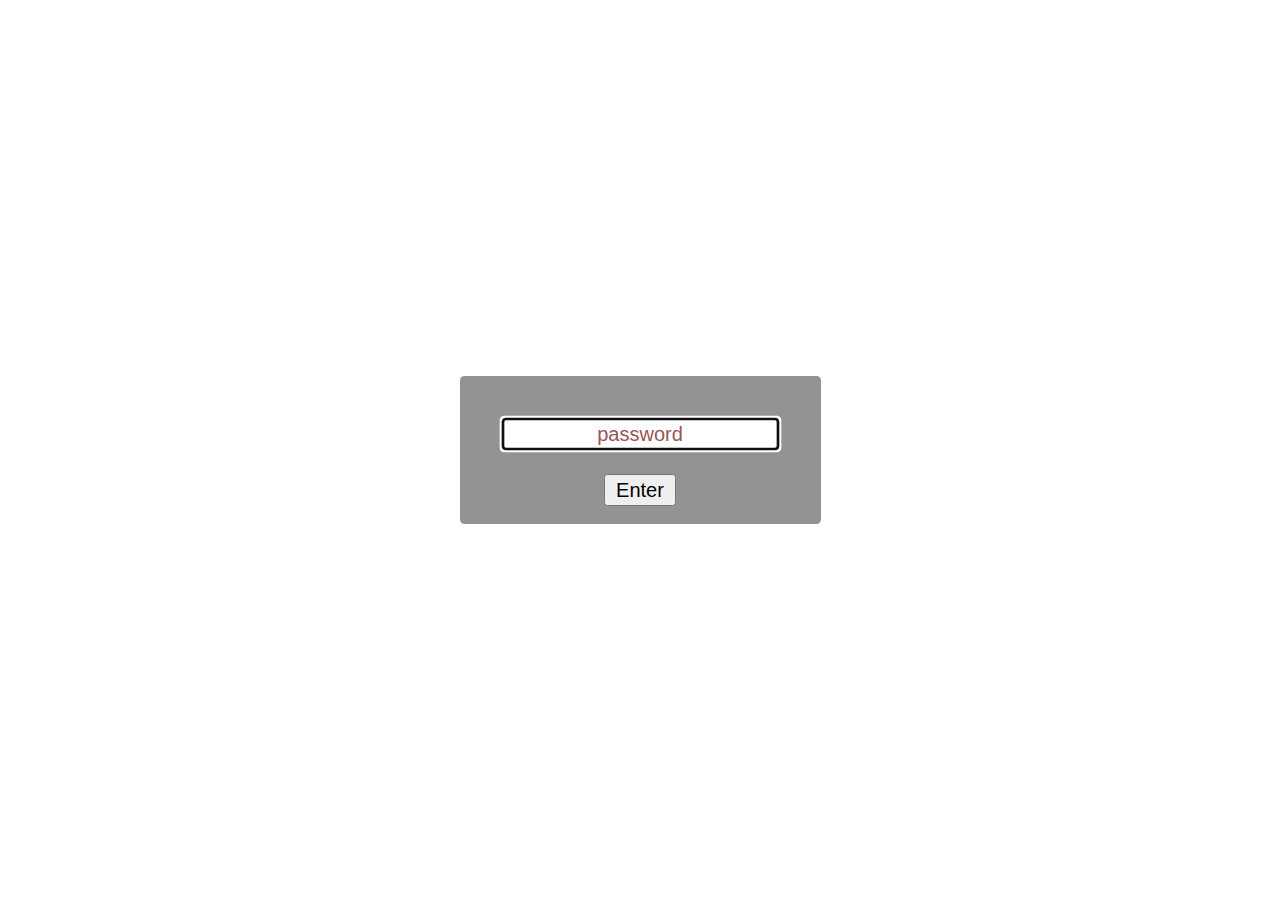
<file: index.html>
<!DOCTYPE html>
<html xmlns="http://www.w3.org/1999/xhtml">
<head>
<title></title>

<meta name="viewport" content="width=device-width, initial-scale=1.0">

</head>

<style>

body {
	background-attachment: fixed;
}

.box {
	border-radius: 3px;
	background: rgba(101, 101, 101, 0.7); margin: auto; padding: 12px;
}

.lightbox {
	zoom: 1.5;
	position: fixed;
	top: 0;
	left: 0;
	width: 100%;
	height: 100%;
	text-align: center;
	margin: auto;
}

div.horizontal {
	display: flex;
	justify-content: center;
	height: 100%;
}

div.vertical {
	display: flex;
	flex-direction: column;
	justify-content: center;
	width: 100%;
}

::-webkit-input-placeholder {
   color: #955;
   text-align: center;
}

::-moz-placeholder {
   color: #955;
   text-align: center;
}

:-ms-input-placeholder {
   color: #955;
   text-align: center;
}

</style>

<body>

	<div id="loginbox" class="lightbox" >
		<div class="horizontal">
			<div class="vertical">
				<div class="box">
					<input style="margin: 16px; text-align: center;" id="password" type="password" placeholder="password" /> <br />
					<button id="loginbutton" type="button">Enter</button>
					<p id="wrongPassword" style="display: none">wrong password</p>
				</div>
			</div>
		</div>
	</div>



	<script type="text/javascript" src="https://code.jquery.com/jquery-1.12.0.min.js"></script>


	 <script type="text/javascript" src="https://rawcdn.githack.com/chrisveness/crypto/7067ee62f18c76dd4a9d372a00e647205460b62b/sha1.js"></script>

	<script type="text/javascript">
	"use strict";


	function loadPage(pwd) {

		var hash= pwd;
		hash= Sha1.hash(pwd);
		var url= hash + "/index.html";

		$.ajax({
			url : url,
			dataType : "html",
			success : function(data) {

				window.location= url;

			},
			error : function(xhr, ajaxOptions, thrownError) {


				parent.location.hash= hash;

				//$("#wrongPassword").show();
				$("#password").attr("placeholder","wrong password");
				$("#password").val("");
			}
		});
	}


	$("#loginbutton").on("click", function() {
		loadPage($("#password").val());
	});
	$("#password").keypress(function(e) {
		if (e.which == 13) {

			loadPage($("#password").val());
		}
	});
	$("#password").focus();

	</script>

</body>
</html>
</file>
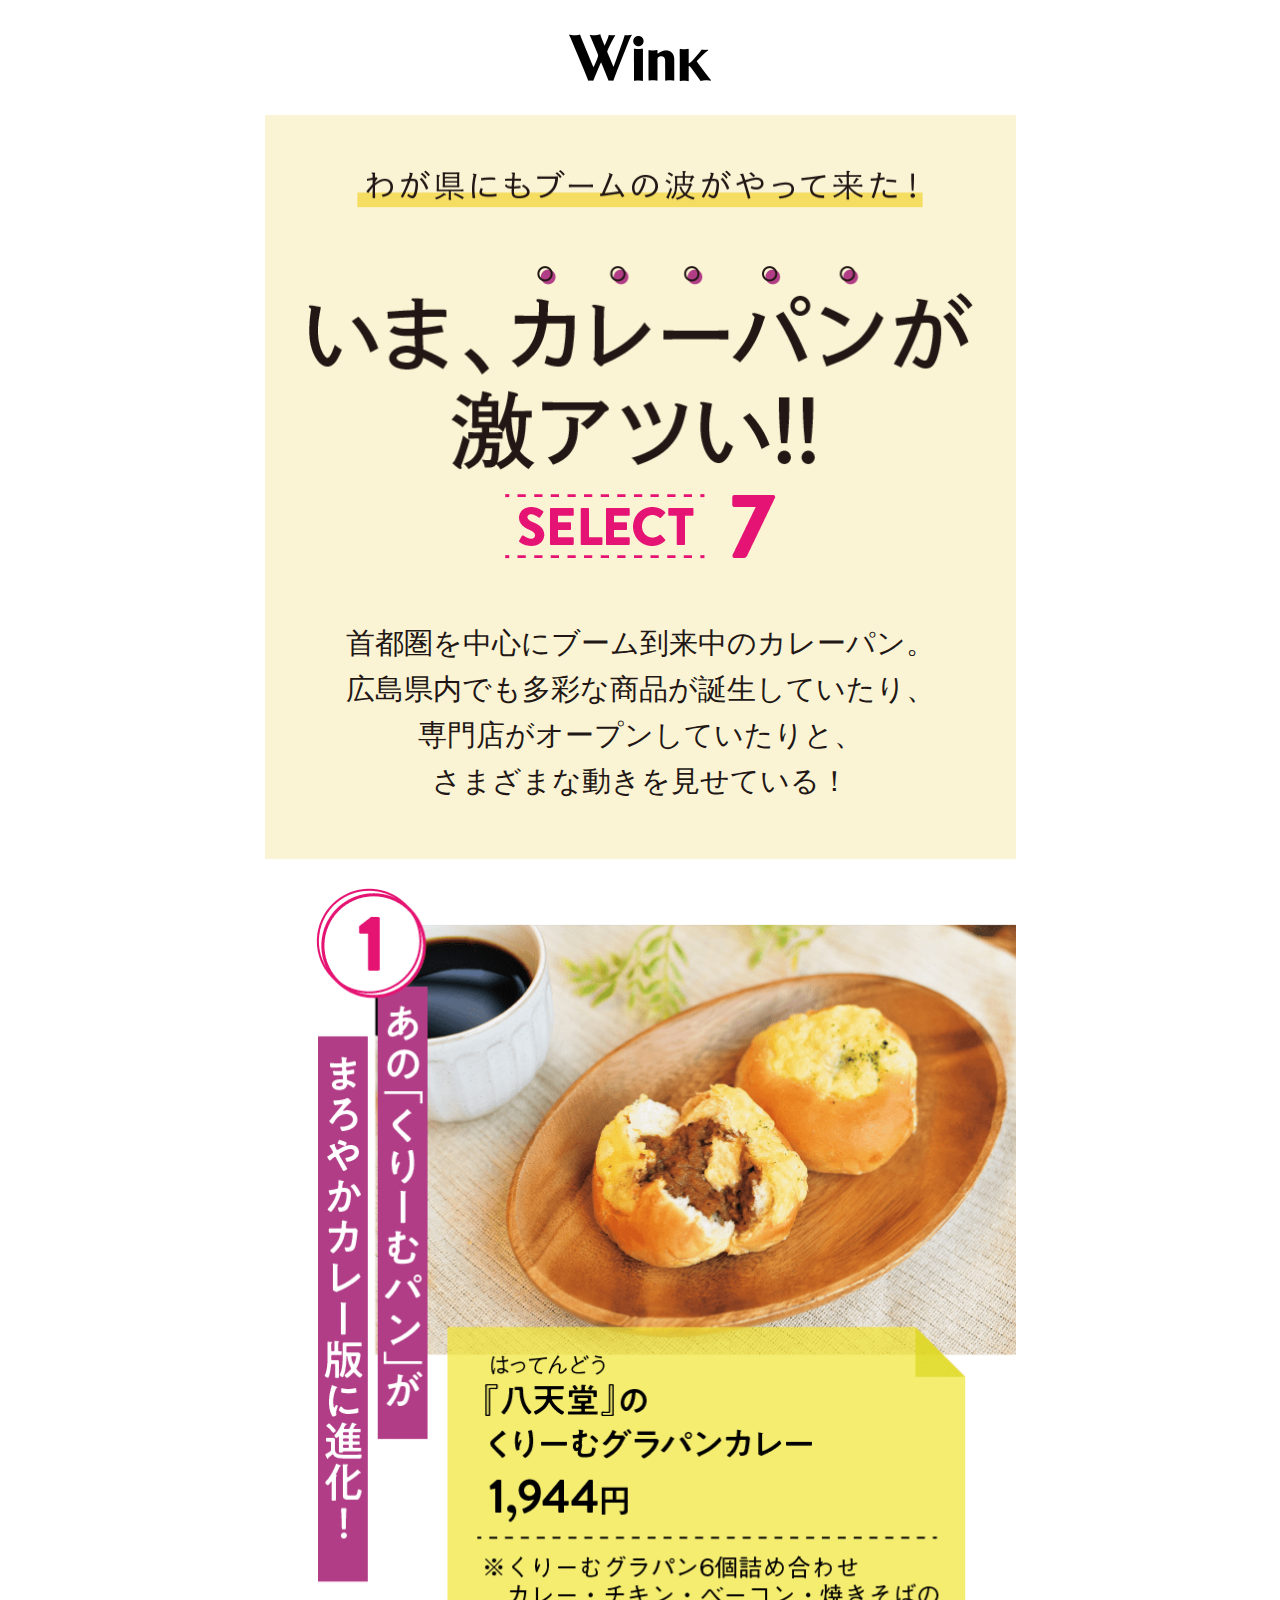
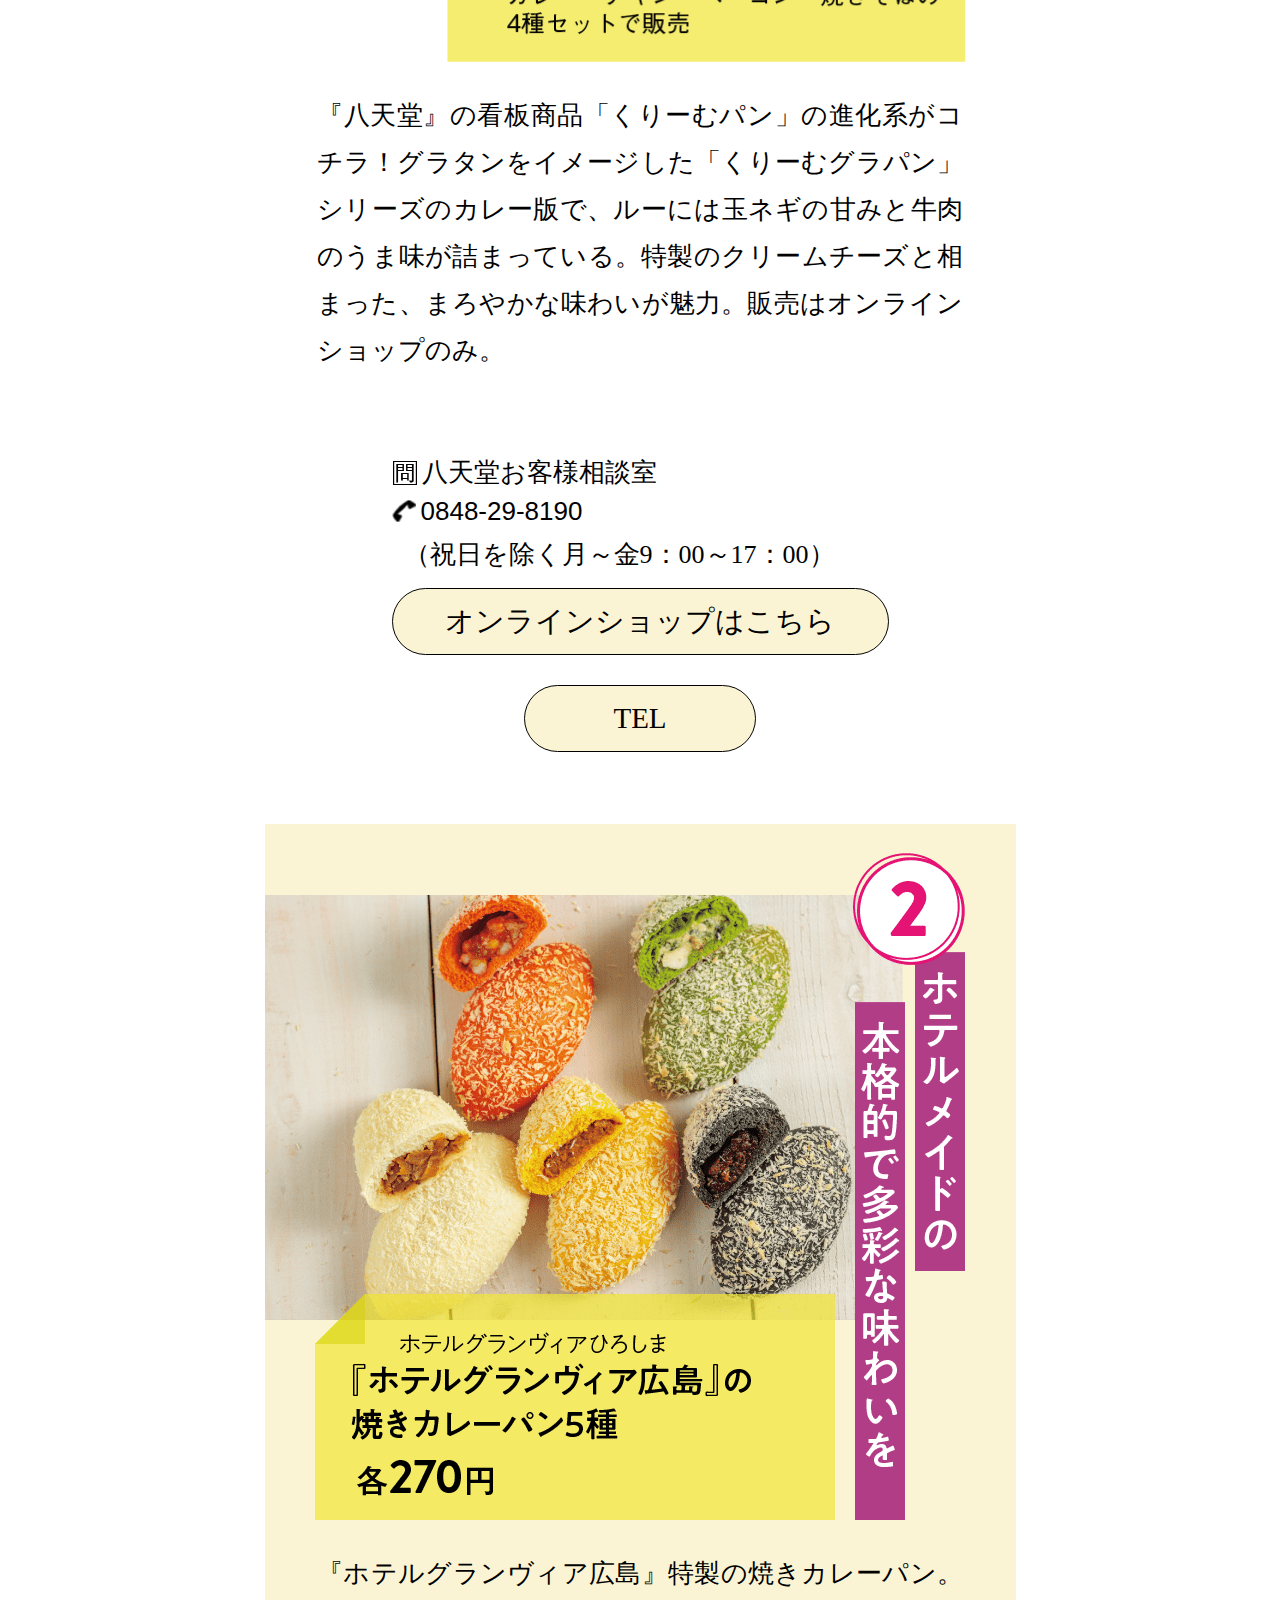
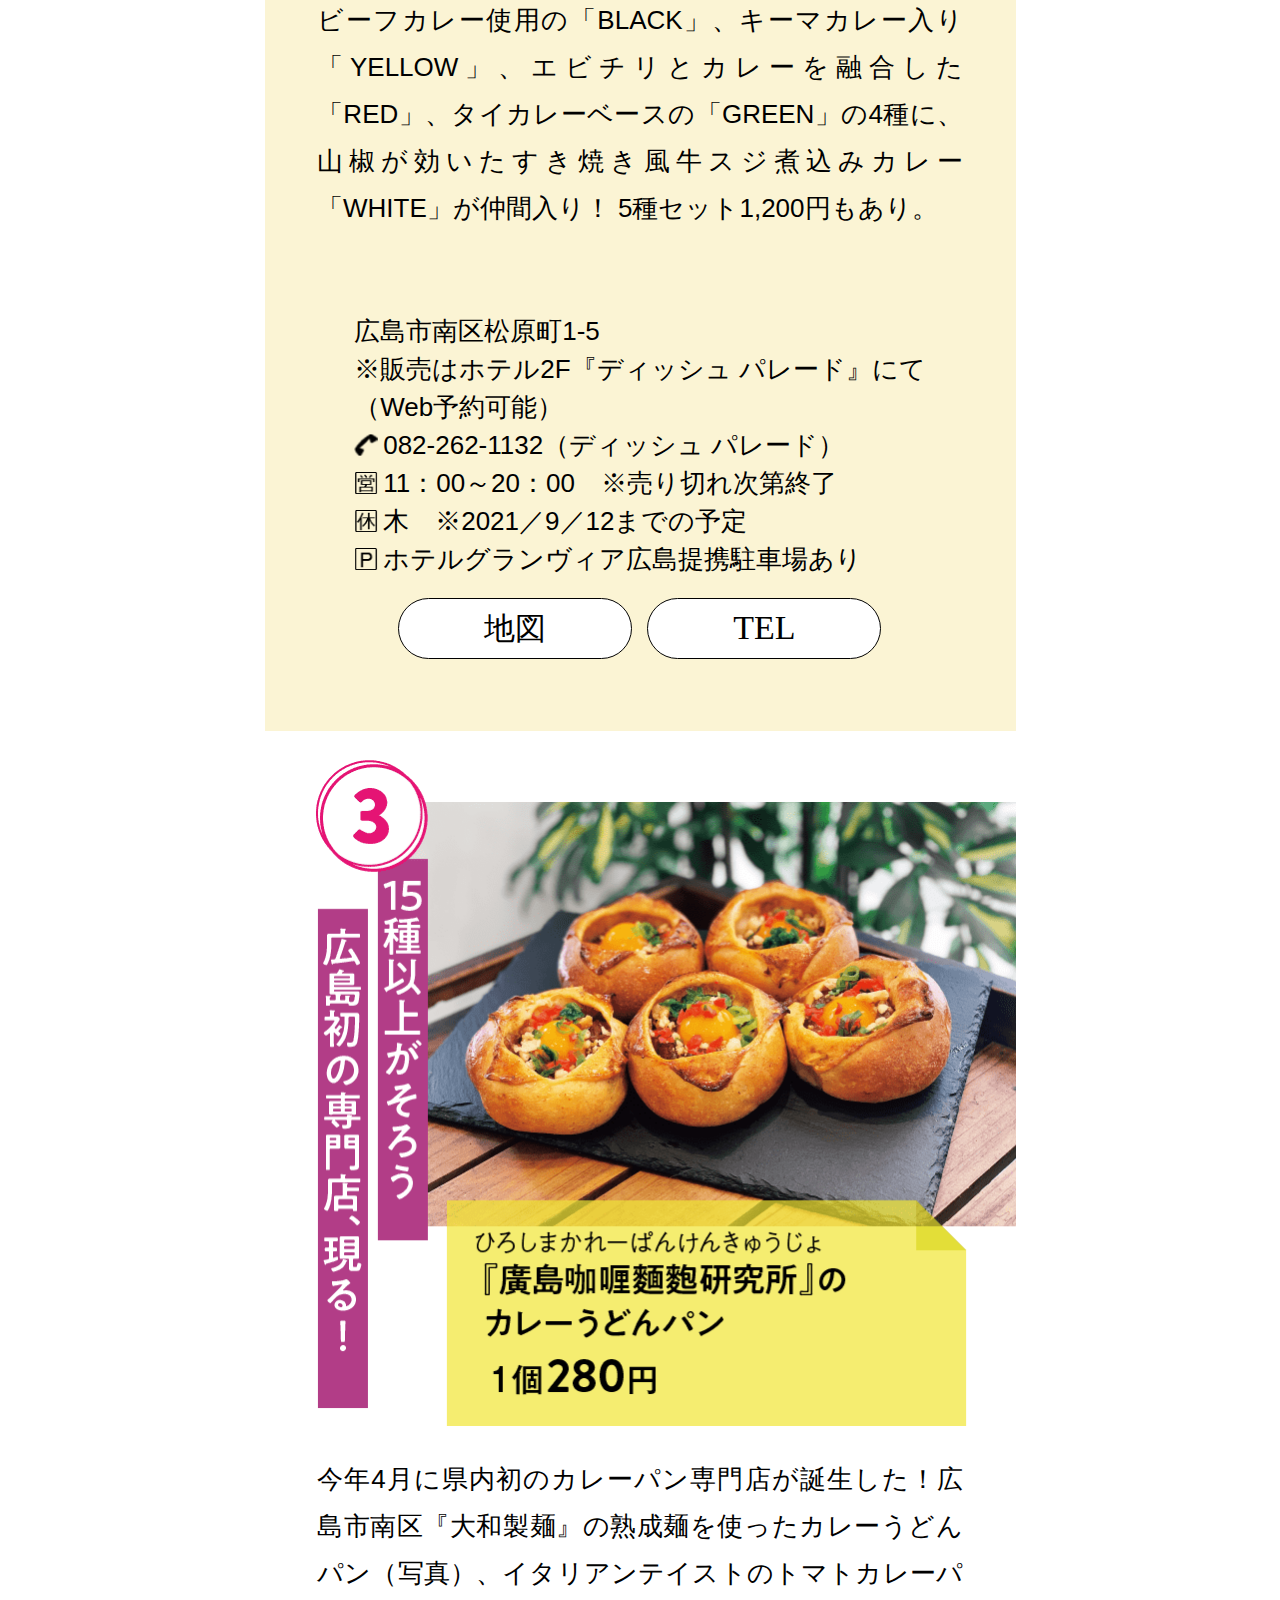
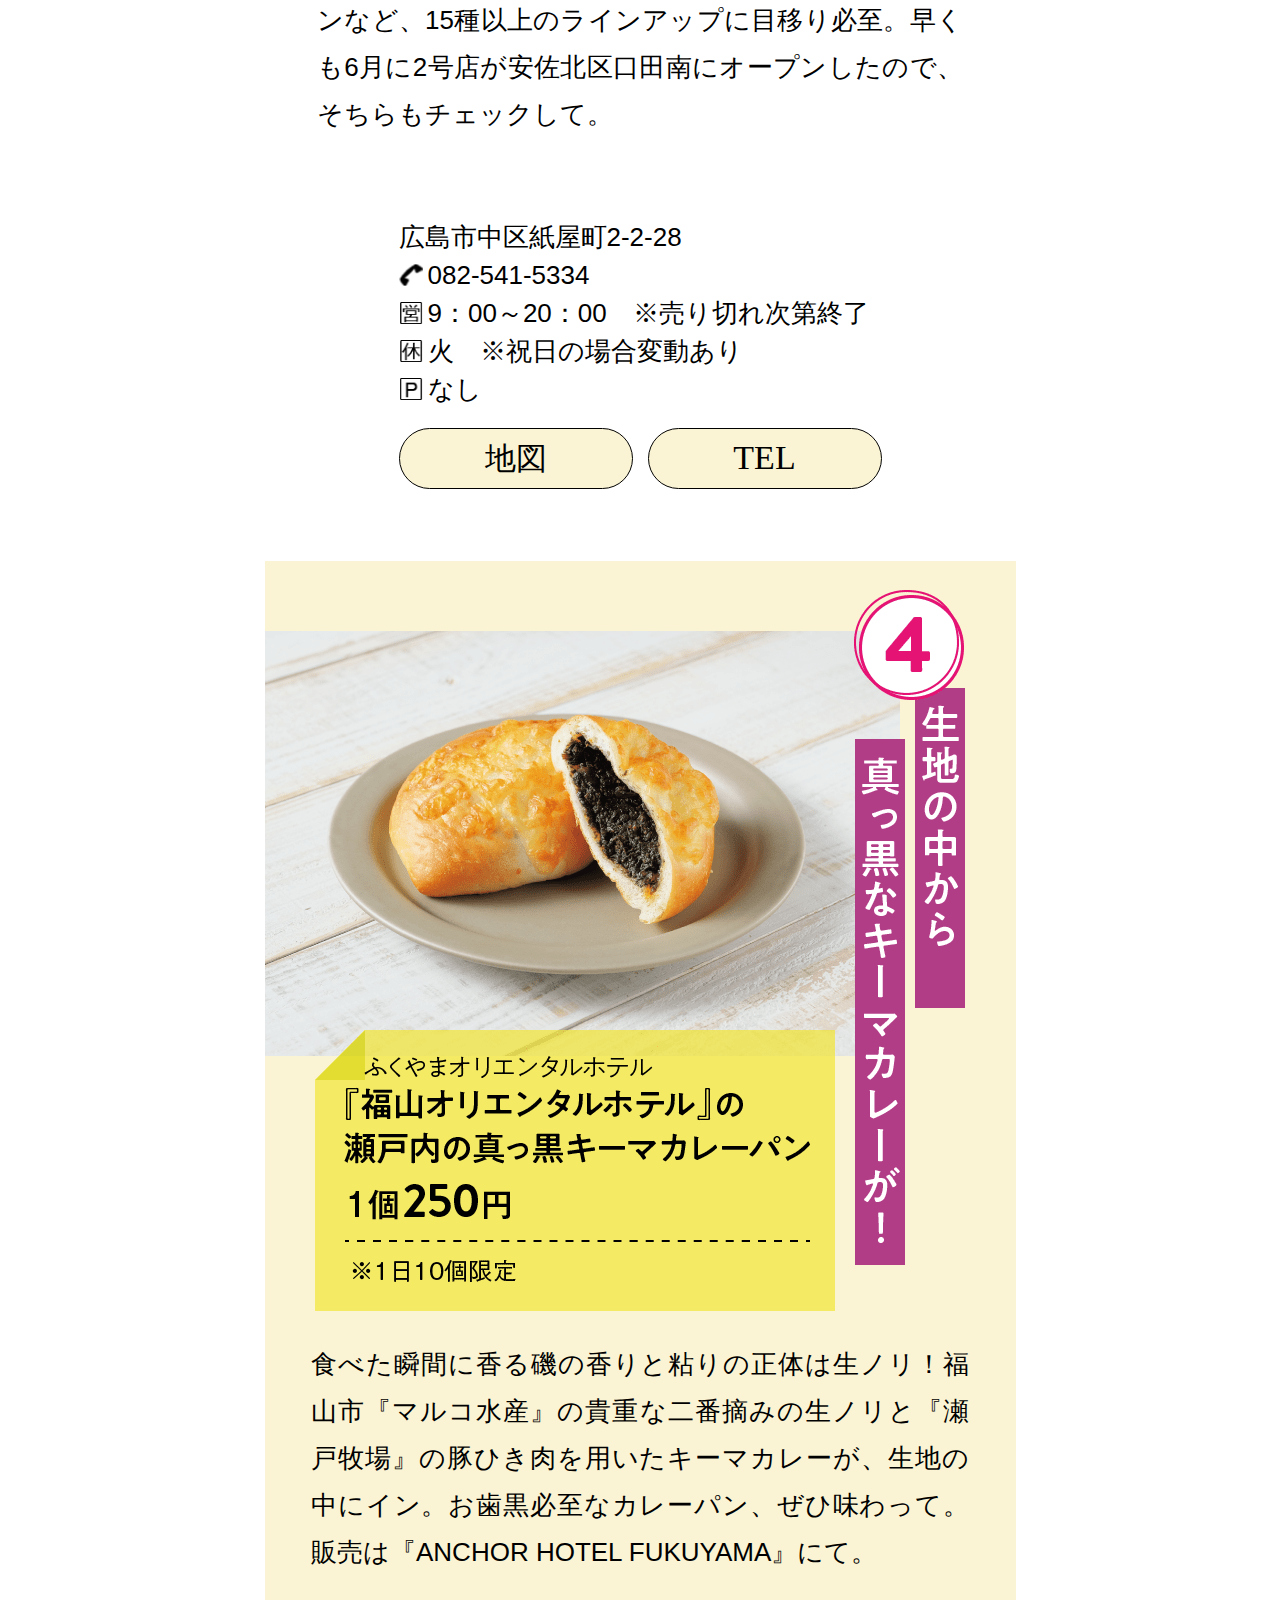
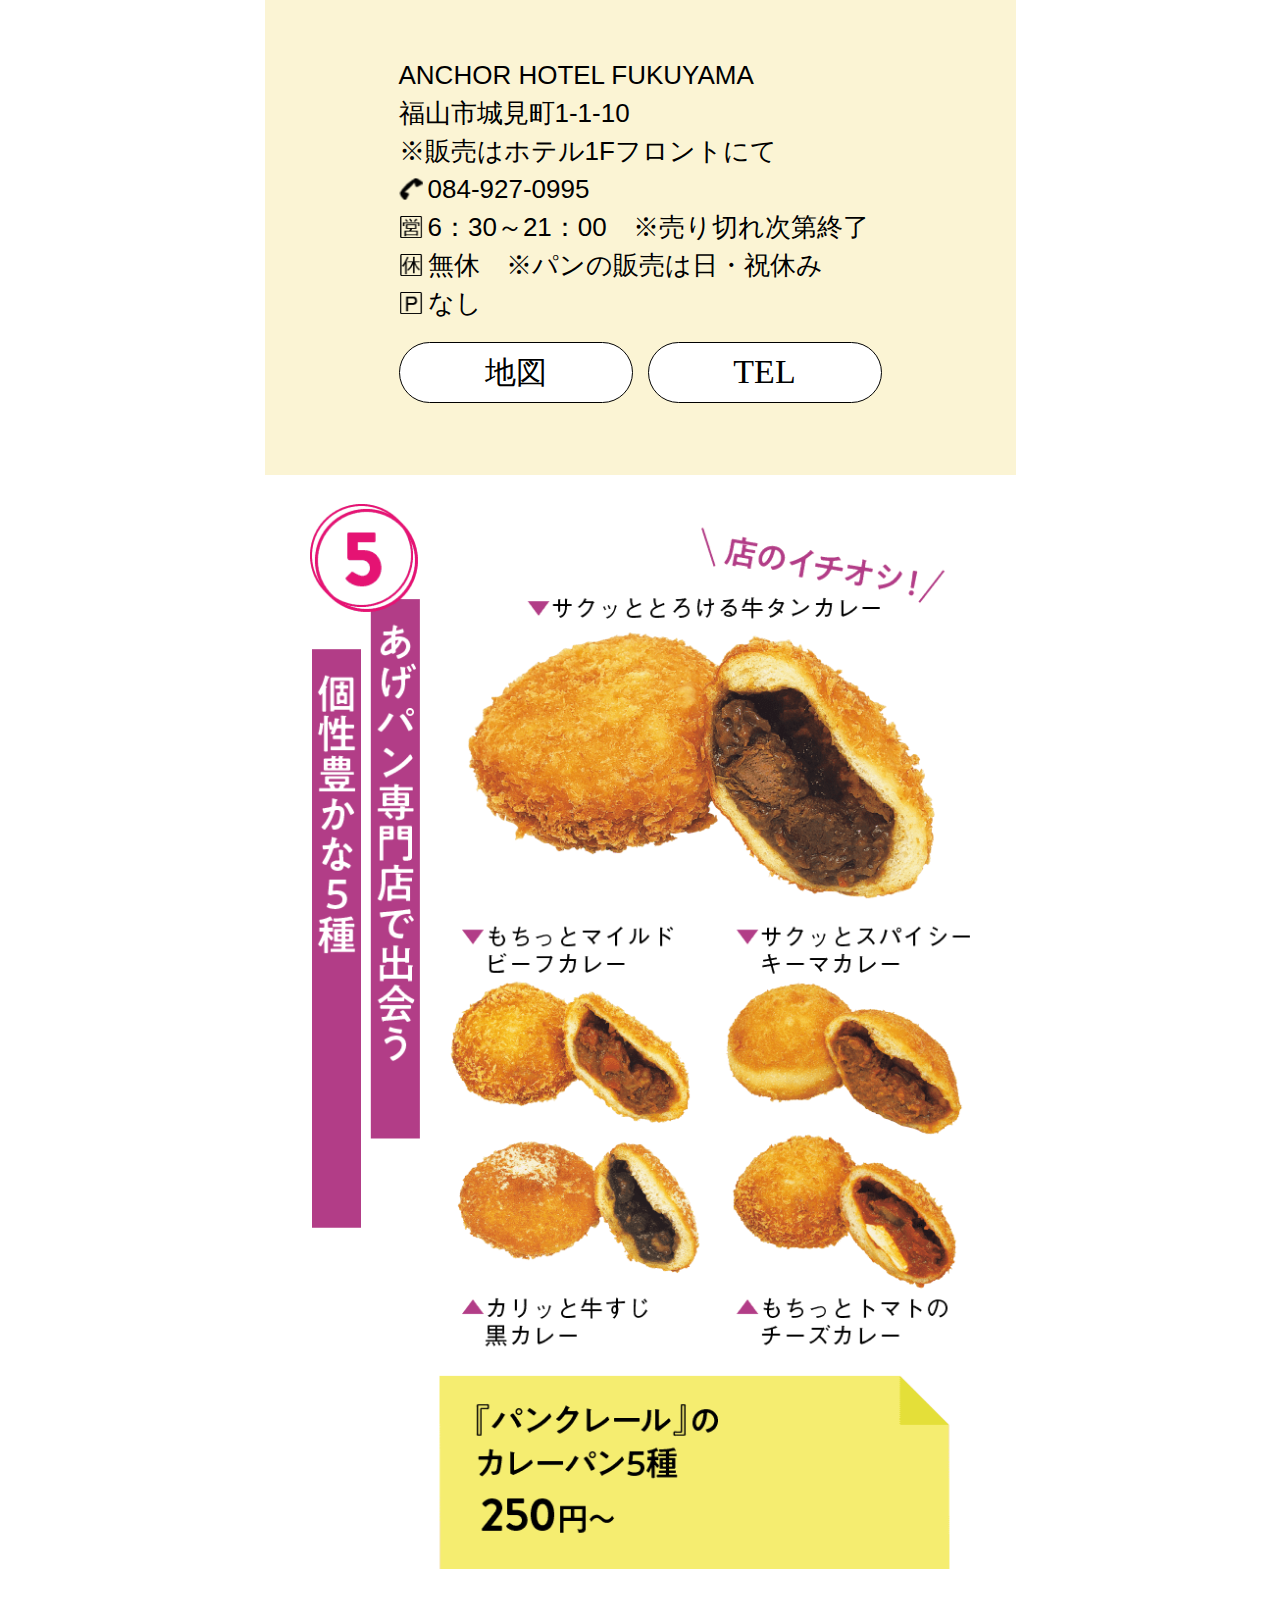
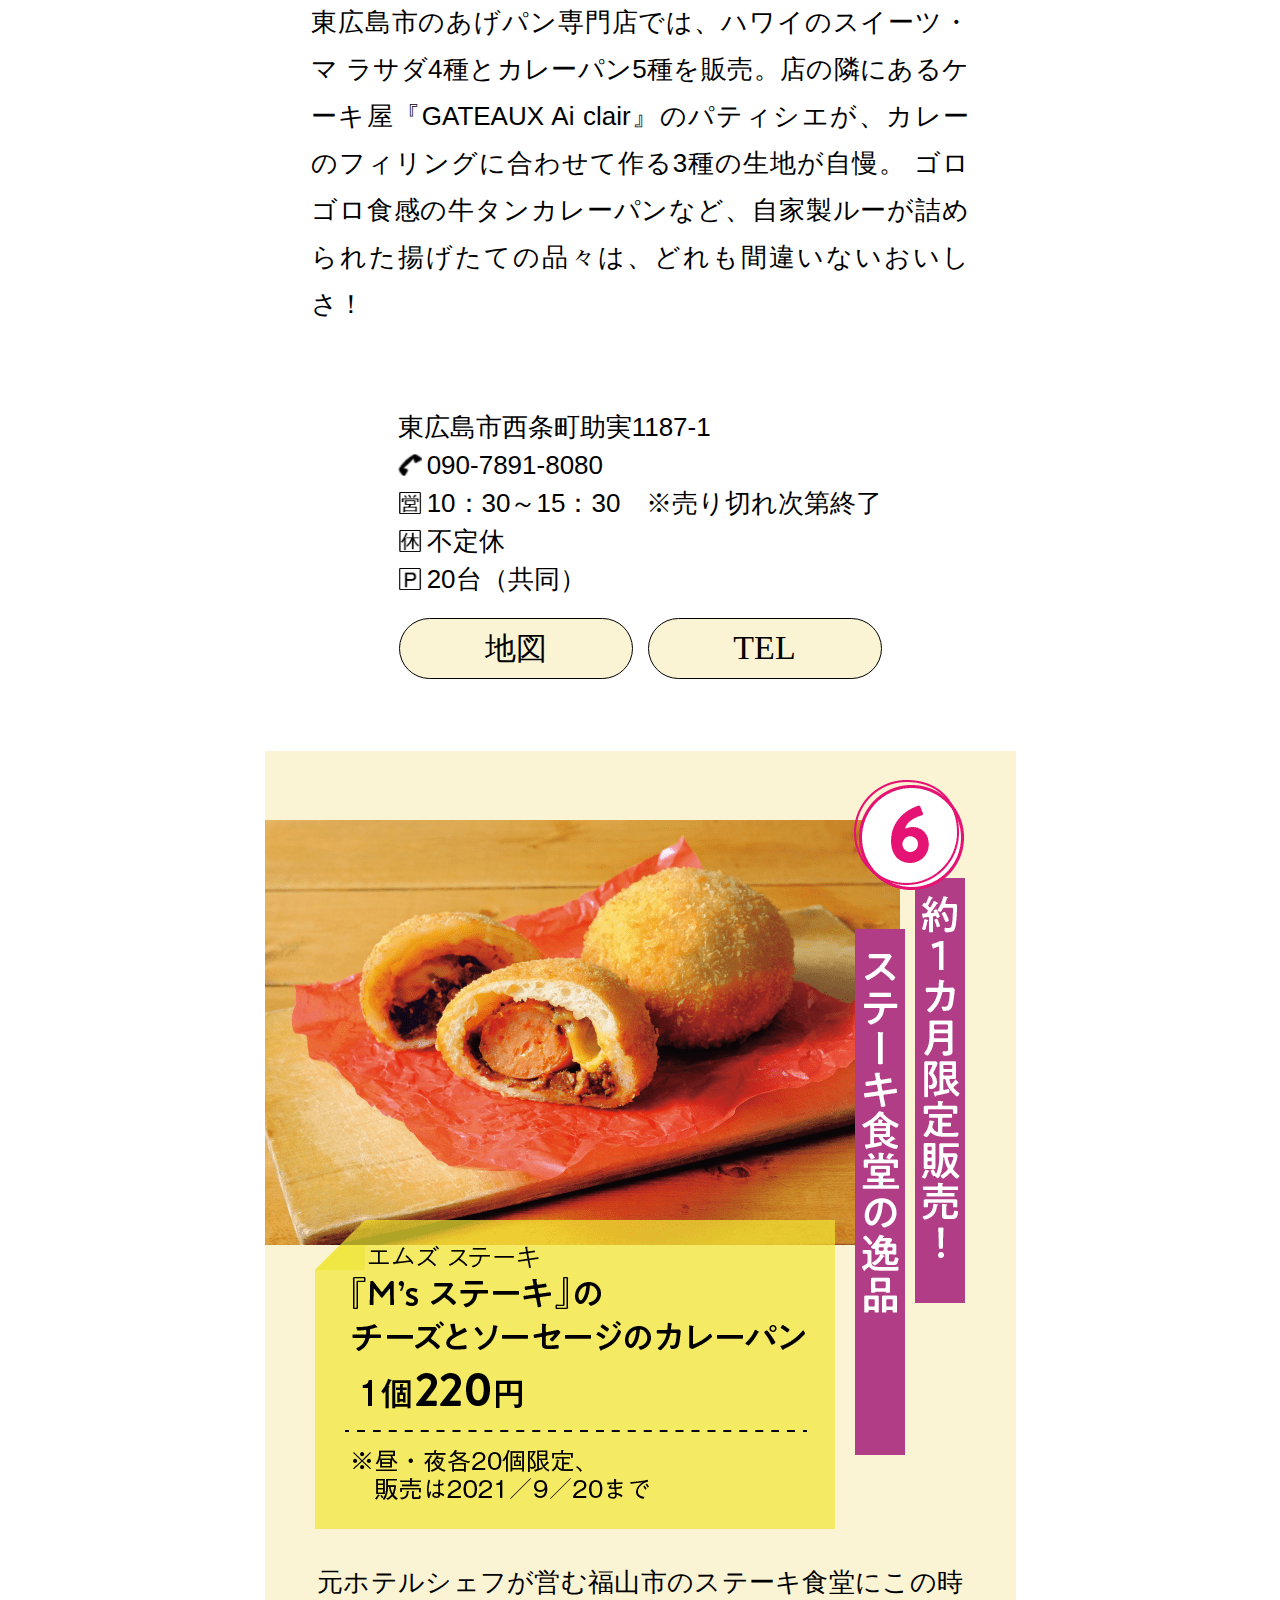
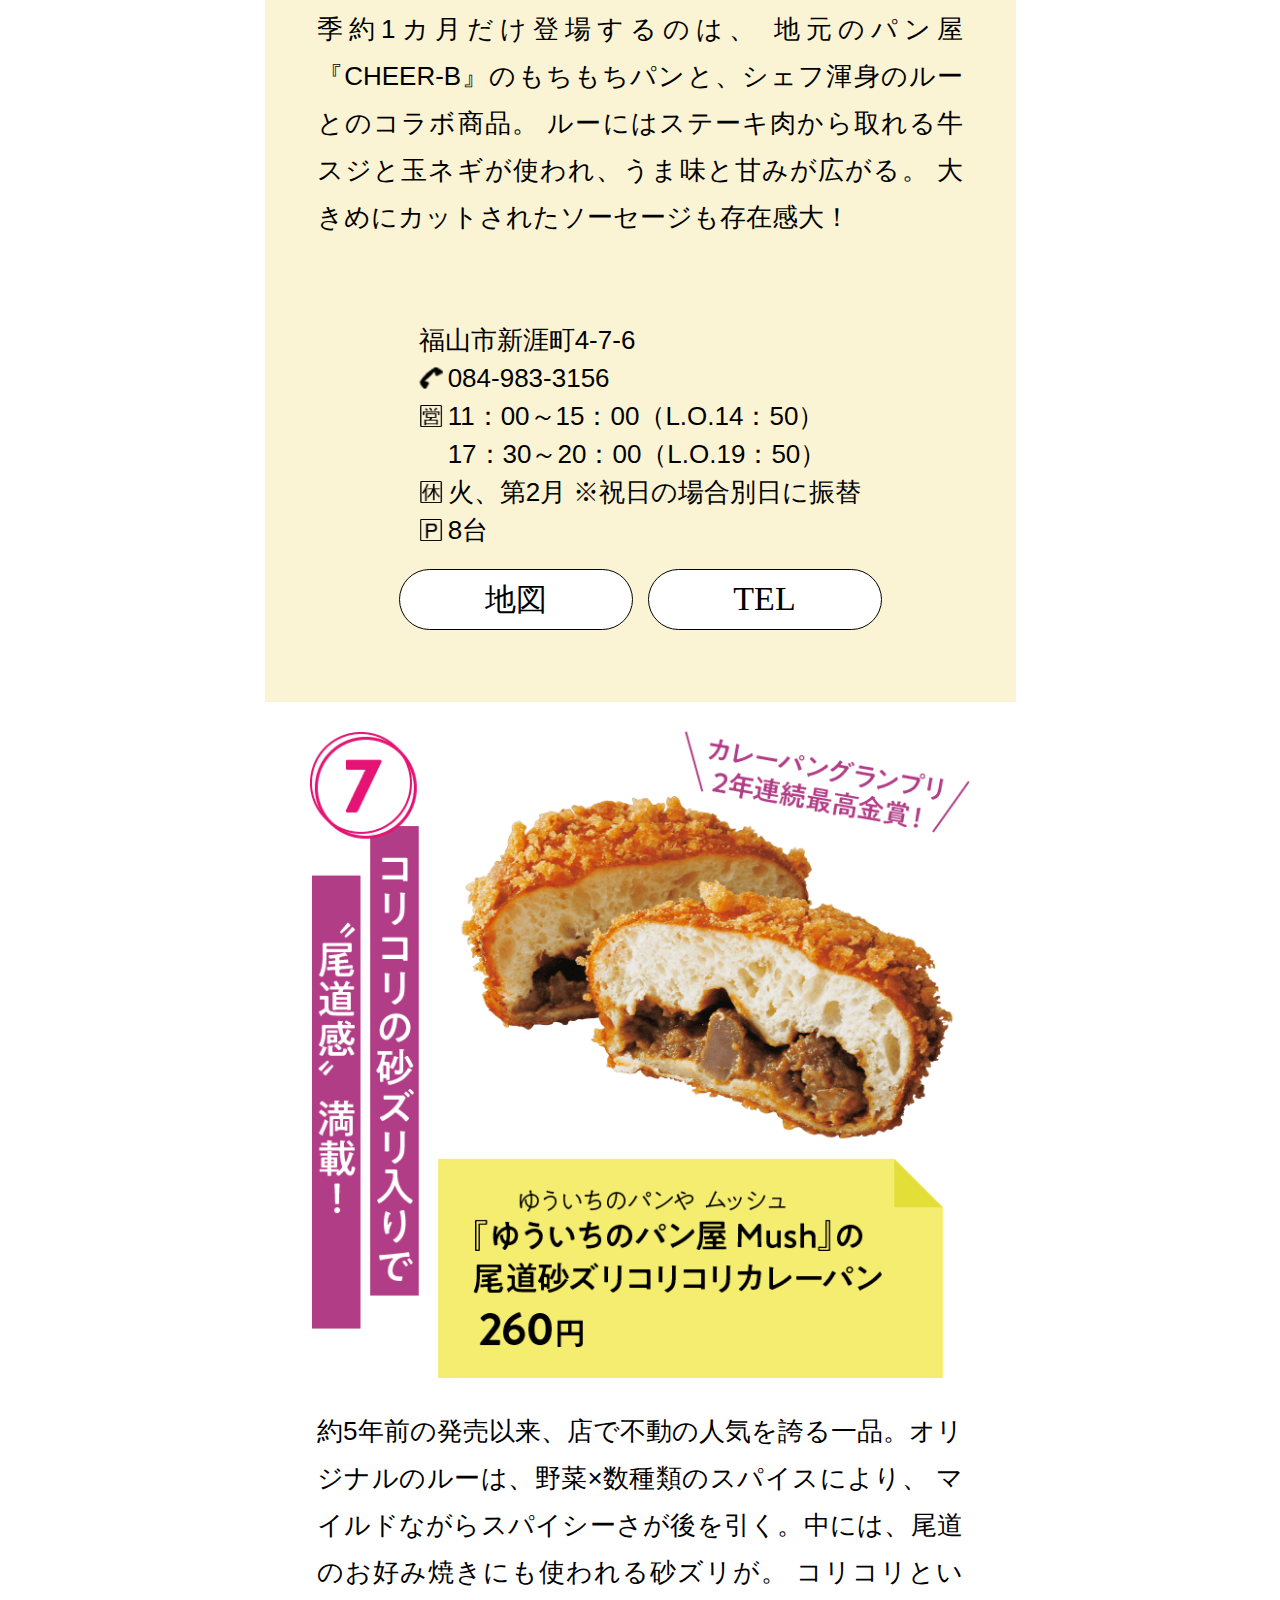
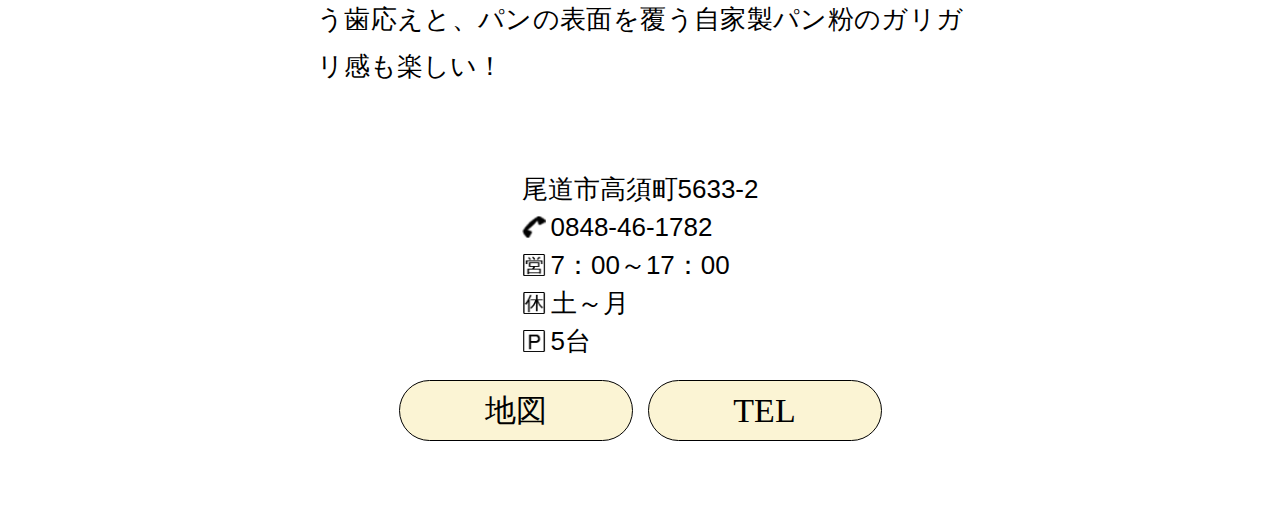
<file: 71f0453cb1846145f08b90e9b2ecd29ace933ec7/index.html>
<!DOCTYPE html>
<html lang="en">

<head>
    <meta charset="UTF-8">
    <meta http-equiv="X-UA-Compatible" content="IE=edge">
    <meta name="viewport" content="width=device-width, initial-scale=1.0">
    <title>Wink</title>
    <link rel="stylesheet" href="./assets/css/style.css">
   <!-- Google Tag Manager -->
<script>(function(w,d,s,l,i){w[l]=w[l]||[];w[l].push({'gtm.start':
    new Date().getTime(),event:'gtm.js'});var f=d.getElementsByTagName(s)[0],
    j=d.createElement(s),dl=l!='dataLayer'?'&l='+l:'';j.async=true;j.src=
    'https://www.googletagmanager.com/gtm.js?id='+i+dl;f.parentNode.insertBefore(j,f);
    })(window,document,'script','dataLayer','GTM-MKHW9VQ');</script>
    <!-- End Google Tag Manager -->
    <script src="https://ajax.googleapis.com/ajax/libs/jquery/3.4.1/jquery.min.js"></script>
    <script src="./assets/js/index.js"></script>
</head>

<body>

<!-- Google Tag Manager (noscript) -->
<noscript><iframe src="https://www.googletagmanager.com/ns.html?id=GTM-MKHW9VQ"
    height="0" width="0" style="display:none;visibility:hidden"></iframe></noscript>
    <!-- End Google Tag Manager (noscript) -->
    
    <main>
        <section class="main">
            <h1 class="main__heading"><img src="./assets/img/title-logo.png" alt=""></h1>
            <section class="banner">
                <div class="banner__wrapper">
                    <p class="banner__heading--sub"><img src="./assets/img/sub-heading.png" alt=""></p>
                    <h2 class="banner__heading"><img src="./assets/img/main-heading.png" alt=""></h2>
                    <img class="banner__img-select" src="./assets/img/select.png" alt="">
                    <p class="banner__text">首都圏を中心にブーム到来中のカレーパン。<br>
                        広島県内でも多彩な商品が誕生していたり、<br>
                        専門店がオープンしていたりと、<br>
                        さまざまな動きを見せている！</p>
                </div>
            </section>
            <ul class="main__list">
                <li class="main__item">
                    <section class="content">
                        <div class="content__wrapper">
                            <figure class="content-figure">
                                <img src="./assets/img/frame01.png" alt="">
                            </figure>
                        </div>
                        <p class="content__description">『八天堂』の看板商品「くりーむパン」の進化系がコチラ！グラタンをイメージした「くりーむグラパン」シリーズのカレー版で、ルーには玉ネギの甘みと牛肉のうま味が詰まっている。特製のクリームチーズと相まった、まろやかな味わいが魅力。販売はオンラインショップのみ。</p>
                        <section class="content-data">
                            <div class="content-data__wrapper">
                                <ul class="content-data__list">
                                    <li class="content-data__item--icon">八天堂お客様相談室</li>
                                    <li class="content-data__item">0848-29-8190</li>
                                    <li class="content-data__item--icon-none "><time>（祝日を除く月～金9：00～17：00）</time></li>
                                </ul>
                                <div class="content-data__btn-wrapper">
                                    <a href="https://hattendo.jp/" target="_blank"
                                        class="content-data__btn">オンラインショップはこちら</a>
                                    <a href="tel:0848-29-8190" class="content-data__btn">TEL</a>
                                </div>
                            </div>
                        </section>
                    </section>
                </li>
                <li class="main__item">
                    <section class="content">
                        <div class="content__wrapper">
                            <figure class="content-figure">
                                <img src="./assets/img/frame02.png" alt="">
                            </figure>
                        </div>
                        <p class="content__description">『ホテルグランヴィア広島』特製の焼きカレーパン。ビーフカレー使用の「BLACK」、キーマカレー入り「YELLOW」、エビチリとカレーを融合した「RED」、タイカレーベースの「GREEN」の4種に、山椒が効いたすき焼き風牛スジ煮込みカレー「WHITE」が仲間入り！ 5種セット1,200円もあり。</p>
                        <section class="content-data">
                            <div class="content-data__wrapper">
                                <p class="content-data__text">広島市南区松原町1-5</p>
                                <ul class="content-data__list">
                                    <li class="content-data__item">※販売はホテル2F『ディッシュ パレード』にて<br>
                                        （Web予約可能）</li>
                                    <li class="content-data__item">082-262-1132（ディッシュ パレード）</li>
                                    <li class="content-data__item">11：00～20：00　※売り切れ次第終了</li>
                                    <li class="content-data__item">木　※2021／9／12までの予定</li>
                                    <li class="content-data__item">ホテルグランヴィア広島提携駐車場あり</li>
                                </ul>
                                <div class="content-data__btn-wrapper">
                                    <a href="https://www.google.com/maps/place/Hotel+Granvia+Hiroshima/@34.3991328,132.4754674,15z/data=!4m2!3m1!1s0x0:0x1e092189a6415977?sa=X&ved=2ahUKEwiTzbO9nJnyAhWYBd4KHQrIBv0Q_BIwF3oECEwQBQ"
                                        target="_blank" class="content-data__btn">地図</a>
                                    <a href="tel:082-262-1132" class="content-data__btn">TEL</a>
                                </div>
                            </div>
                        </section>
                    </section>
                </li>
                <li class="main__item">
                    <section class="content">
                        <div class="content__wrapper">
                            <figure class="content-figure">
                                <img src="./assets/img/frame03.png" alt="">
                            </figure>
                        </div>
                        <p class="content__description">今年4月に県内初のカレーパン専門店が誕生した！広島市南区『大和製麺』の熟成麺を使ったカレーうどんパン（写真）、イタリアンテイストのトマトカレーパンなど、15種以上のラインアップに目移り必至。早くも6月に2号店が安佐北区口田南にオープンしたので、そちらもチェックして。</p>
                        <section class="content-data">
                            <div class="content-data__wrapper">
                                <ul class="content-data__list">
                                    <li class="content-data__item">広島市中区紙屋町2-2-28</li>
                                    <li class="content-data__item">082-541-5334</li>
                                    <li class="content-data__item">9：00～20：00　※売り切れ次第終了</li>
                                    <li class="content-data__item">火　※祝日の場合変動あり</li>
                                    <li class="content-data__item">なし</li>
                                </ul>
                                <div class="content-data__btn-wrapper">
                                    <a href="https://www.google.com/maps/place/%E5%BB%A3%E5%B3%B6%E5%92%96%E5%96%B1%E9%BA%B5%E9%BA%AD%E7%A0%94%E7%A9%B6%E6%89%80%EF%BC%88%E5%BA%83%E5%B3%B6%E3%82%AB%E3%83%AC%E3%83%BC%E3%83%91%E3%83%B3%E7%A0%94%E7%A9%B6%E6%89%80%EF%BC%89/@34.3944458,132.4562153,15z/data=!4m2!3m1!1s0x0:0x4c075c2d3e6e48cc?sa=X&ved=2ahUKEwiwiK2cnZnyAhWTK5QKHT0lAmYQ_BIwEnoECE4QBQ"
                                        target="_blank" class="content-data__btn">地図</a>
                                    <a href="tel:082-541-5334" class="content-data__btn">TEL</a>
                                </div>
                            </div>
                        </section>
                    </section>
                </li>
                <li class="main__item">
                    <section class="content">
                        <div class="content__wrapper">
                            <figure class="content-figure">
                                <img src="./assets/img/frame04.png" alt="">
                            </figure>
                        </div>
                        <p class="content__description">食べた瞬間に香る磯の香りと粘りの正体は生ノリ！福山市『マルコ水産』の貴重な二番摘みの生ノリと『瀬戸牧場』の豚ひき肉を用いたキーマカレーが、生地の中にイン。お歯黒必至なカレーパン、ぜひ味わって。販売は『ANCHOR HOTEL FUKUYAMA』にて。</p>
                        <section class="content-data">
                            <div class="content-data__wrapper">
                                <h3 class="content-data__heading">ANCHOR HOTEL FUKUYAMA</h3>
                                <p class="content-data__text">福山市城見町1-1-10</p>
                                <ul class="content-data__list">
                                    <li class="content-data__item">※販売はホテル1Fフロントにて</li>
                                    <li class="content-data__item">084-927-0995</li>
                                    <li class="content-data__item">6：30～21：00　※売り切れ次第終了</li>
                                    <li class="content-data__item">無休　※パンの販売は日・祝休み</li>
                                    <li class="content-data__item">なし</li>
                                </ul>
                                <div class="content-data__btn-wrapper">
                                    <a href="https://www.google.com/maps/place/ANCHOR+HOTEL+FUKUYAMA/@34.4913679,133.3641922,15z/data=!4m8!3m7!1s0x0:0x8117ded70386da7c!5m2!4m1!1i2!8m2!3d34.4913679!4d133.3641922"
                                        target="_blank" class="content-data__btn">地図</a>
                                    <a href="tel:084-927-0995" class="content-data__btn ">TEL</a>
                                </div>
                            </div>
                        </section>
                    </section>
                </li>
                <li class="main__item">
                    <section class="content">
                        <div class="content__wrapper">
                            <figure class="content-figure">
                                <img src="./assets/img/frame05.png" alt="">
                            </figure>
                        </div>
                        <p class="content__description">東広島市のあげパン専門店では、ハワイのスイーツ・マ
                            ラサダ4種とカレーパン5種を販売。店の隣にあるケーキ屋『GATEAUX Ai
                            clair』のパティシエが、カレーのフィリングに合わせて作る3種の生地が自慢。
                            ゴロゴロ食感の牛タンカレーパンなど、自家製ルーが詰められた揚げたての品々は、どれも間違いないおいしさ！
                        </p>
                        <section class="content-data">
                            <div class="content-data__wrapper content-data__wrapper--centered">
                                <ul class="content-data__list">
                                    <li class="content-data__item">東広島市西条町助実1187-1</li>
                                    <li class="content-data__item">090-7891-8080</li>
                                    <li class="content-data__item">10：30～15：30　※売り切れ次第終了</li>
                                    <li class="content-data__item">不定休</li>
                                    <li class="content-data__item">20台（共同）</li>
                                </ul>
                                <div class="content-data__btn-wrapper">
                                    <a href="https://www.google.com/maps/place/%E3%83%91%E3%83%B3%E3%82%AF%E3%83%AC%E3%83%BC%E3%83%AB/@34.4246712,132.7564358,15z/data=!4m2!3m1!1s0x0:0xe9eeacaf0321fe9b?sa=X&ved=2ahUKEwjUwOrOwb7yAhVOCd4KHXlgCzkQ_BIwEnoECFgQBQ"
                                        target="_blank" class="content-data__btn">地図</a>
                                    <a href="tel:090-7891-8080" class="content-data__btn">TEL</a>
                                </div>
                            </div>
                        </section>
                    </section>
                </li>
                <li class="main__item">
                    <section class="content">
                        <div class="content__wrapper">
                            <figure class="content-figure">
                                <img src="./assets/img/frame06.png" alt="">
                            </figure>
                        </div>
                        <p class="content__description">元ホテルシェフが営む福山市のステーキ食堂にこの時季約1カ月だけ登場するのは、
                            地元のパン屋 『CHEER-B』のもちもちパンと、シェフ渾身のルーとのコラボ商品。
                            ルーにはステーキ肉から取れる牛スジと玉ネギが使われ、うま味と甘みが広がる。
                            大きめにカットされたソーセージも存在感大！
                        </p>
                        <section class="content-data">
                            <div class="content-data__wrapper content-data__wrapper--centered">
                                <p class="content-data__text"> </p>
                                <ul class="content-data__list">
                                    <li class="content-data__item">福山市新涯町4-7-6</li>
                                    <li class="content-data__item">084-983-3156</li>
                                    <li class="content-data__item">11：00～15：00（L.O.14：50）<br>17：30～20：00（L.O.19：50）</li>
                                    <li class="content-data__item">火、第2月 ※祝日の場合別日に振替</li>
                                    <li class="content-data__item">8台</li>
                                </ul>
                                <div class="content-data__btn-wrapper">
                                    <a href="https://www.google.com/maps/place/%E3%82%A8%E3%83%A0%E3%82%BA%E3%82%B9%E3%83%86%E3%83%BC%E3%82%AD/@34.4603156,133.3972034,15z/data=!4m2!3m1!1s0x0:0x2e0c3dc37f6cc6f1?sa=X&ved=2ahUKEwioysfvoJnyAhVQG6YKHaOgCBwQ_BIwEnoECFsQBQ"
                                        target="_blank" class="content-data__btn">地図</a>
                                    <a href="tel:084-983-3156" class="content-data__btn">TEL</a>
                                </div>
                            </div>
                        </section>
                    </section>
                </li>
                <li class="main__item">
                    <section class="content">
                        <div class="content__wrapper">
                            <figure class="content-figure">
                                <img src="./assets/img/frame07.png" alt="">
                            </figure>
                        </div>
                        <p class="content__description">約5年前の発売以来、店で不動の人気を誇る一品。オリジナルのルーは、野菜×数種類のスパイスにより、
                            マイルドながらスパイシーさが後を引く。中には、尾道のお好み焼きにも使われる砂ズリが。
                            コリコリという歯応えと、パンの表面を覆う自家製パン粉のガリガリ感も楽しい！
                        </p>
                        <section class="content-data">
                            <div class="content-data__wrapper content-data__wrapper--centered">
                                <ul class="content-data__list">
                                    <li class="content-data__item">尾道市高須町5633-2</li>
                                    <li class="content-data__item">0848-46-1782</li>
                                    <li class="content-data__item">7：00～17：00</li>
                                    <li class="content-data__item">土～月</li>
                                    <li class="content-data__item">5台</li>
                                </ul>
                                <div class="content-data__btn-wrapper">
                                    <a href="https://www.google.com/maps/place/%E3%82%86%E3%81%86%E3%81%84%E3%81%A1%E3%81%AE%E3%83%91%E3%83%B3%E5%B1%8B+%E3%83%A0%E3%83%83%E3%82%B7%E3%83%A5/@34.4281565,133.2335505,15z/data=!4m2!3m1!1s0x0:0xddacde7142444573?sa=X&ved=2ahUKEwi8kZWmoZnyAhW1KaYKHaWeBuMQ_BIwG3oECFkQBQ"
                                        target="_blank" class="content-data__btn">地図</a>
                                    <a href="tel:0848-46-1782" class="content-data__btn">TEL</a>
                                </div>
                            </div>
                        </section>
                    </section>
                </li>
            </ul>
        </section>
    </main>
</body>

</html>
</file>
<file: 71f0453cb1846145f08b90e9b2ecd29ace933ec7/assets/css/style.css>
@charset "UTF-8";
@media only screen and (min-width: 751px) {
  .main {
    margin: auto;
    width: 751px;
    display: -webkit-box;
    display: -ms-flexbox;
    display: flex;
    -webkit-box-pack: center;
        -ms-flex-pack: center;
            justify-content: center;
    -webkit-box-orient: vertical;
    -webkit-box-direction: normal;
        -ms-flex-direction: column;
            flex-direction: column;
  }
  .main__heading {
    display: -webkit-box;
    display: -ms-flexbox;
    display: flex;
    -webkit-box-align: center;
        -ms-flex-align: center;
            align-items: center;
    -webkit-box-pack: center;
        -ms-flex-pack: center;
            justify-content: center;
    height: 115px;
  }
  .main__heading img {
    width: 142px;
    height: 48px;
  }
  .main__item:nth-child(even) {
    background-color: #fbf4d4;
  }
  .main__item:nth-child(even) .content__wrapper {
    display: -webkit-box;
    display: -ms-flexbox;
    display: flex;
    -webkit-box-pack: start;
        -ms-flex-pack: start;
            justify-content: flex-start;
  }
  .main__item:nth-child(even) .content-data__btn {
    background-color: white;
  }
  .main__item:nth-child(n+2) .content-data__btn {
    width: 232px;
    height: 59px;
    color: #d27c59;
    font-size: 31px;
    font-family: GothicA1-Medium;
    border-radius: 35px;
    border: 1px solid #000000;
    display: -webkit-box;
    display: -ms-flexbox;
    display: flex;
    -webkit-box-pack: center;
        -ms-flex-pack: center;
            justify-content: center;
    -webkit-box-align: center;
        -ms-flex-align: center;
            align-items: center;
    margin-bottom: 0;
    color: #000000;
  }
  .main__item:nth-child(n+2) .content-data__btn:nth-child(2) {
    margin-left: 15px;
    font-size: 34px;
  }
  .main__item:nth-child(n+2) .content-data__btn-wrapper {
    display: -webkit-box;
    display: -ms-flexbox;
    display: flex;
    -webkit-box-orient: horizontal;
    -webkit-box-direction: normal;
        -ms-flex-direction: row;
            flex-direction: row;
    -webkit-box-pack: center;
        -ms-flex-pack: center;
            justify-content: center;
    padding-top: 20px;
  }
  .main__item:nth-child(4) .content__description {
    width: 658px;
  }
  .main__item:nth-child(5) .content-figure {
    height: auto;
    width: 660px;
    margin: auto;
  }
  .main__item:nth-child(5) .content__description {
    width: 658px;
  }
  .main__item:nth-child(7) .content-figure {
    height: auto;
    width: 660px;
    margin: auto;
  }
  .banner {
    background-color: #fbf4d4;
    padding: 55px 0;
  }
  .banner__heading {
    font-size: 73px;
    color: #221714;
    text-align: center;
    font-family: fot-udkakugo-large-pr6n, sans-serif;
    font-style: normal;
    font-weight: 900;
    margin: 10px 0 24px 0;
  }
  .banner__heading img {
    width: 100%;
    height: 100%;
  }
  .banner__heading--sub {
    margin: 0 0 48px 0;
    height: 38px;
    width: 566px;
  }
  .banner__heading--sub img {
    width: 100%;
    height: 100%;
  }
  .banner__wrapper {
    width: 665px;
    margin: auto;
    display: -webkit-box;
    display: -ms-flexbox;
    display: flex;
    -webkit-box-orient: vertical;
    -webkit-box-direction: normal;
        -ms-flex-direction: column;
            flex-direction: column;
    -webkit-box-align: center;
        -ms-flex-align: center;
            align-items: center;
  }
  .banner__img-select {
    width: 271px;
    height: 65px;
    margin: auto;
    padding-bottom: 61px;
  }
  .banner__text {
    font-size: 29px;
    text-align: center;
    font-family: GothicA1-Regular;
    line-height: 46px;
    color: #221714;
  }
  .content {
    display: -webkit-box;
    display: -ms-flexbox;
    display: flex;
    -webkit-box-orient: vertical;
    -webkit-box-direction: normal;
        -ms-flex-direction: column;
            flex-direction: column;
    -webkit-box-pack: center;
        -ms-flex-pack: center;
            justify-content: center;
    -webkit-box-align: center;
        -ms-flex-align: center;
            align-items: center;
    padding-bottom: 72px;
  }
  .content__wrapper {
    display: -webkit-box;
    display: -ms-flexbox;
    display: flex;
    -webkit-box-orient: horizontal;
    -webkit-box-direction: normal;
        -ms-flex-direction: row;
            flex-direction: row;
    -webkit-box-pack: end;
        -ms-flex-pack: end;
            justify-content: flex-end;
    padding-top: 29px;
    margin-bottom: 30px;
    width: 100%;
  }
  .content-figure {
    height: auto;
    width: 700px;
  }
  .content-figure img {
    width: 100%;
    height: 100%;
  }
  .content-figure__list {
    padding-top: 16px;
    margin-top: 14px;
    position: relative;
  }
  .content-figure__list::before {
    content: '';
    background-image: url("../img/border-bg.png");
    background-repeat: no-repeat;
    background-size: cover;
    position: absolute;
    top: 0;
    height: 3px;
    width: 100%;
  }
  .content-figure__item {
    font-size: 24px;
    line-height: 28px;
    font-family: GothicA1-Regular;
  }
  .content-figure__item::before {
    content: '※';
  }
  .content__description {
    font-size: 26px;
    line-height: 47px;
    color: #000000;
    width: 646px;
    margin-bottom: 80px;
    text-align: justify;
    font-family: a-otf-gothic-bbb-pr6n, sans-serif;
    font-style: normal;
    font-weight: 400;
  }
  .content-data__wrapper {
    margin: auto;
    display: -webkit-box;
    display: -ms-flexbox;
    display: flex;
    -webkit-box-orient: vertical;
    -webkit-box-direction: normal;
        -ms-flex-direction: column;
            flex-direction: column;
  }
  .content-data__wrapper--centered {
    -webkit-box-align: center;
        -ms-flex-align: center;
            align-items: center;
  }
  .content-data__heading {
    font-family: a-otf-gothic-bbb-pr6n, sans-serif;
    font-style: normal;
    font-weight: 400;
    font-size: 26px;
    width: 100%;
    line-height: 38px;
  }
  .content-data__text {
    font-size: 26px;
    font-family: a-otf-gothic-bbb-pr6n, sans-serif;
    font-style: normal;
    font-weight: 400;
    line-height: 38px;
    width: 100%;
  }
  .content-data__item {
    line-height: 38px;
    font-size: 26px;
    font-family: a-otf-gothic-bbb-pr6n, sans-serif;
    font-style: normal;
    font-weight: 400;
    padding-left: 11px;
    display: -webkit-box;
    display: -ms-flexbox;
    display: flex;
    -webkit-box-align: start;
        -ms-flex-align: start;
            align-items: flex-start;
  }
  .content-data__item--icon {
    font-size: 26px;
    line-height: 38px;
    padding-left: 12px;
    display: -webkit-box;
    display: -ms-flexbox;
    display: flex;
    -webkit-box-align: start;
        -ms-flex-align: start;
            align-items: flex-start;
  }
  .content-data__item--icon::before {
    content: "";
    width: 24px;
    height: 24px;
    margin-top: 7px;
    margin-left: -11px;
    margin-right: 5px;
    background-position: center;
    background-repeat: no-repeat;
    background-size: cover;
    background-image: url("../img/icon01.png");
  }
  .content-data__item--icon-none {
    font-size: 26px;
    line-height: 38px;
    padding-left: 12px;
  }
  .content-data__item--icon-none::before {
    display: none;
  }
  .content-data__item::before {
    content: "";
    width: 24px;
    height: 24px;
    margin-top: 7px;
    margin-left: -11px;
    margin-right: 5px;
    background-position: center;
    background-repeat: no-repeat;
    background-size: contain;
  }
  .content-data__item:last-child {
    margin-bottom: 0;
  }
  .content-data__item:nth-child(1) {
    padding: 0;
  }
  .content-data__item:nth-child(1)::before {
    display: none;
  }
  .content-data__item:nth-child(2)::before {
    background-image: url("../img/icon02.png");
  }
  .content-data__item:nth-child(3)::before {
    background-image: url("../img/icon03.png");
  }
  .content-data__item:nth-child(4)::before {
    background-image: url("../img/icon04.png");
  }
  .content-data__item:nth-child(5)::before {
    background-image: url("../img/icon05.png");
  }
  .content-data__btn {
    width: 230px;
    height: 65px;
    background-color: #fbf4d4;
    color: #000000;
    font-size: 29px;
    font-family: GothicA1-Medium;
    border-radius: 70px;
    border: 1px solid #000000;
    display: -webkit-box;
    display: -ms-flexbox;
    display: flex;
    -webkit-box-pack: center;
        -ms-flex-pack: center;
            justify-content: center;
    -webkit-box-align: center;
        -ms-flex-align: center;
            align-items: center;
  }
  .content-data__btn:nth-child(1) {
    width: 495px;
    margin-bottom: 30px;
  }
  .content-data__btn-wrapper {
    display: -webkit-box;
    display: -ms-flexbox;
    display: flex;
    -webkit-box-orient: vertical;
    -webkit-box-direction: normal;
        -ms-flex-direction: column;
            flex-direction: column;
    -webkit-box-pack: center;
        -ms-flex-pack: center;
            justify-content: center;
    -webkit-box-align: center;
        -ms-flex-align: center;
            align-items: center;
    padding-top: 20px;
  }
}

@media only screen and (max-width: 750px) {
  .main {
    width: 100vw;
    display: -webkit-box;
    display: -ms-flexbox;
    display: flex;
    -webkit-box-pack: center;
        -ms-flex-pack: center;
            justify-content: center;
    -webkit-box-orient: vertical;
    -webkit-box-direction: normal;
        -ms-flex-direction: column;
            flex-direction: column;
  }
  .main__heading {
    display: -webkit-box;
    display: -ms-flexbox;
    display: flex;
    -webkit-box-align: center;
        -ms-flex-align: center;
            align-items: center;
    -webkit-box-pack: center;
        -ms-flex-pack: center;
            justify-content: center;
    height: 15.333vw;
  }
  .main__heading img {
    width: 18.933vw;
    height: 6.400vw;
  }
  .main__item:nth-child(even) {
    background-color: #fbf4d4;
  }
  .main__item:nth-child(even) .content__wrapper {
    display: -webkit-box;
    display: -ms-flexbox;
    display: flex;
    -webkit-box-pack: start;
        -ms-flex-pack: start;
            justify-content: flex-start;
  }
  .main__item:nth-child(even) .content-data__btn {
    background-color: white;
  }
  .main__item:nth-child(n+2) .content-data__btn {
    width: 30.990vw;
    height: 7.813vw;
    color: #d27c59;
    font-size: 4.133vw;
    font-family: GothicA1-Medium;
    border-radius: 4.667vw;
    border: 0.133vw solid #000000;
    display: -webkit-box;
    display: -ms-flexbox;
    display: flex;
    -webkit-box-pack: center;
        -ms-flex-pack: center;
            justify-content: center;
    -webkit-box-align: center;
        -ms-flex-align: center;
            align-items: center;
    margin-bottom: 0;
    color: #000000;
  }
  .main__item:nth-child(n+2) .content-data__btn:nth-child(2) {
    margin-left: 1.953vw;
    font-size: 4.533vw;
  }
  .main__item:nth-child(n+2) .content-data__btn-wrapper {
    display: -webkit-box;
    display: -ms-flexbox;
    display: flex;
    -webkit-box-orient: horizontal;
    -webkit-box-direction: normal;
        -ms-flex-direction: row;
            flex-direction: row;
    -webkit-box-pack: center;
        -ms-flex-pack: center;
            justify-content: center;
    padding-top: 2.604vw;
  }
  .main__item:nth-child(4) .content__description {
    width: 87.667vw;
  }
  .main__item:nth-child(5) .content-figure {
    height: auto;
    width: 88vw;
    margin: auto;
  }
  .main__item:nth-child(5) .content__description {
    width: 87.667vw;
  }
  .main__item:nth-child(7) .content-figure {
    height: auto;
    width: 88vw;
    margin: auto;
  }
  .banner {
    background-color: #fbf4d4;
    padding: 7.333vw 0;
  }
  .banner__heading {
    font-size: 9.733vw;
    color: #221714;
    text-align: center;
    font-family: fot-udkakugo-large-pr6n, sans-serif;
    font-style: normal;
    font-weight: 900;
    margin: 1.333vw 0 3.200vw 0;
  }
  .banner__heading img {
    width: 100%;
    height: 100%;
  }
  .banner__heading--sub {
    margin: 0 0 6.400vw 0;
    height: 5.067vw;
    width: 75.467vw;
  }
  .banner__heading--sub img {
    width: 100%;
    height: 100%;
  }
  .banner__wrapper {
    width: 88.667vw;
    margin: auto;
    display: -webkit-box;
    display: -ms-flexbox;
    display: flex;
    -webkit-box-orient: vertical;
    -webkit-box-direction: normal;
        -ms-flex-direction: column;
            flex-direction: column;
    -webkit-box-align: center;
        -ms-flex-align: center;
            align-items: center;
  }
  .banner__img-select {
    width: 36.133vw;
    height: 8.667vw;
    margin: auto;
    padding-bottom: 8.133vw;
  }
  .banner__text {
    font-size: 3.867vw;
    text-align: center;
    font-family: GothicA1-Regular;
    line-height: 6.133vw;
    color: #221714;
  }
  .content {
    display: -webkit-box;
    display: -ms-flexbox;
    display: flex;
    -webkit-box-orient: vertical;
    -webkit-box-direction: normal;
        -ms-flex-direction: column;
            flex-direction: column;
    -webkit-box-pack: center;
        -ms-flex-pack: center;
            justify-content: center;
    -webkit-box-align: center;
        -ms-flex-align: center;
            align-items: center;
    padding-bottom: 9.600vw;
  }
  .content__wrapper {
    display: -webkit-box;
    display: -ms-flexbox;
    display: flex;
    -webkit-box-orient: horizontal;
    -webkit-box-direction: normal;
        -ms-flex-direction: row;
            flex-direction: row;
    -webkit-box-pack: end;
        -ms-flex-pack: end;
            justify-content: flex-end;
    padding-top: 3.867vw;
    margin-bottom: 4vw;
    width: 100%;
  }
  .content-figure {
    height: auto;
    width: 93.333vw;
  }
  .content-figure img {
    width: 100%;
    height: 100%;
  }
  .content-figure__list {
    padding-top: 2.133vw;
    margin-top: 1.867vw;
    position: relative;
  }
  .content-figure__list::before {
    content: '';
    background-image: url("../img/border-bg.png");
    background-repeat: no-repeat;
    background-size: cover;
    position: absolute;
    top: 0;
    height: 0.400vw;
    width: 100%;
  }
  .content-figure__item {
    font-size: 3.200vw;
    line-height: 3.733vw;
    font-family: GothicA1-Regular;
  }
  .content-figure__item::before {
    content: '※';
  }
  .content__description {
    font-size: 3.467vw;
    line-height: 6.267vw;
    color: #000000;
    width: 86.133vw;
    margin-bottom: 10.667vw;
    text-align: justify;
    font-family: a-otf-gothic-bbb-pr6n, sans-serif;
    font-style: normal;
    font-weight: 400;
  }
  .content-data__wrapper {
    margin: auto;
    display: -webkit-box;
    display: -ms-flexbox;
    display: flex;
    -webkit-box-orient: vertical;
    -webkit-box-direction: normal;
        -ms-flex-direction: column;
            flex-direction: column;
  }
  .content-data__wrapper--centered {
    -webkit-box-align: center;
        -ms-flex-align: center;
            align-items: center;
  }
  .content-data__heading {
    width: 100%;
    font-family: a-otf-gothic-bbb-pr6n, sans-serif;
    font-style: normal;
    font-weight: 400;
    font-size: 3.467vw;
    line-height: 5.067vw;
  }
  .content-data__text {
    font-size: 3.467vw;
    line-height: 5.067vw;
    width: 100%;
    font-family: a-otf-gothic-bbb-pr6n, sans-serif;
    font-style: normal;
    font-weight: 400;
  }
  .content-data__item {
    line-height: 5.067vw;
    font-size: 3.467vw;
    font-family: a-otf-gothic-bbb-pr6n, sans-serif;
    font-style: normal;
    font-weight: 400;
    padding-left: 1.600vw;
    display: -webkit-box;
    display: -ms-flexbox;
    display: flex;
    -webkit-box-align: start;
        -ms-flex-align: start;
            align-items: flex-start;
  }
  .content-data__item--icon {
    font-size: 3.467vw;
    line-height: 5.067vw;
    padding-left: 1.600vw;
    display: -webkit-box;
    display: -ms-flexbox;
    display: flex;
    -webkit-box-align: start;
        -ms-flex-align: start;
            align-items: flex-start;
  }
  .content-data__item--icon::before {
    content: "";
    width: 3.255vw;
    height: 3.255vw;
    margin-top: 0.911vw;
    margin-left: -1.467vw;
    margin-right: 0.667vw;
    background-position: center;
    background-repeat: no-repeat;
    background-size: cover;
    background-image: url("../img/icon01.png");
  }
  .content-data__item--icon-none {
    font-size: 3.467vw;
    line-height: 5.067vw;
    padding-left: 1.600vw;
  }
  .content-data__item--icon-none::before {
    display: none;
  }
  .content-data__item::before {
    content: "";
    width: 3.255vw;
    height: 3.255vw;
    margin-top: 0.911vw;
    margin-left: -1.467vw;
    margin-right: 0.667vw;
    background-position: center;
    background-repeat: no-repeat;
    background-size: contain;
  }
  .content-data__item:last-child {
    margin-bottom: 0;
  }
  .content-data__item:nth-child(1) {
    padding: 0;
  }
  .content-data__item:nth-child(1)::before {
    display: none;
  }
  .content-data__item:nth-child(2)::before {
    background-image: url("../img/icon02.png");
  }
  .content-data__item:nth-child(3)::before {
    background-image: url("../img/icon03.png");
  }
  .content-data__item:nth-child(4)::before {
    background-image: url("../img/icon04.png");
  }
  .content-data__item:nth-child(5)::before {
    background-image: url("../img/icon05.png");
  }
  .content-data__btn {
    width: 30.667vw;
    height: 8.667vw;
    background-color: #fbf4d4;
    color: #000000;
    font-size: 3.906vw;
    font-family: GothicA1-Medium;
    border-radius: 9.333vw;
    border: 0.133vw solid #000000;
    display: -webkit-box;
    display: -ms-flexbox;
    display: flex;
    -webkit-box-pack: center;
        -ms-flex-pack: center;
            justify-content: center;
    -webkit-box-align: center;
        -ms-flex-align: center;
            align-items: center;
  }
  .content-data__btn:nth-child(1) {
    width: 66vw;
    margin-bottom: 4vw;
  }
  .content-data__btn-wrapper {
    display: -webkit-box;
    display: -ms-flexbox;
    display: flex;
    -webkit-box-orient: vertical;
    -webkit-box-direction: normal;
        -ms-flex-direction: column;
            flex-direction: column;
    -webkit-box-pack: center;
        -ms-flex-pack: center;
            justify-content: center;
    -webkit-box-align: center;
        -ms-flex-align: center;
            align-items: center;
    padding-top: 2.604vw;
  }
  @font-face {
    font-family: GothicA1-Medium;
    src: url("../font/Gothic_A1/GothicA1-Medium.ttf");
  }
  @font-face {
    font-family: GothicA1-Regular;
    src: url("../font/Gothic_A1/GothicA1-Regular.ttf");
  }
  @font-face {
    font-family: GothicA1-Light;
    src: url("../font/Gothic_A1/GothicA1-Light.ttf");
  }
}

html,
body,
div,
span,
object,
iframe,
h1,
h2,
h3,
h4,
h5,
h6,
p,
blockquote,
pre,
abbr,
address,
cite,
code,
del,
dfn,
em,
img,
ins,
kbd,
q,
samp,
small,
strong,
sub,
sup,
var,
b,
i,
dl,
dt,
dd,
ol,
ul,
li,
fieldset,
form,
label,
legend,
table,
caption,
tbody,
tfoot,
thead,
tr,
th,
td,
article,
aside,
dialog,
figure,
footer,
header,
menu,
nav,
section,
time,
mark,
audio,
video {
  margin: 0;
  padding: 0;
  border: 0;
  outline: 0;
  font-weight: normal;
  line-height: 1;
  vertical-align: bottom;
}

body {
  line-height: 1;
}

article,
aside,
dialog,
figure,
footer,
header,
nav,
section {
  display: block;
}

ul,
ol,
dl {
  list-style: none;
}

blockquote,
q {
  quotes: none;
}

blockquote:before,
blockquote:after,
q:before,
q:after {
  content: '';
  content: none;
}

a {
  margin: 0;
  padding: 0;
  border: 0;
  color: #000;
  text-decoration: none;
  vertical-align: baseline;
  background: transparent;
  outline: none;
}

img {
  vertical-align: bottom;
}

ins {
  background-color: #ff9;
  color: #000;
  text-decoration: none;
}

mark {
  background-color: #ff9;
  color: #000;
  font-style: italic;
  font-weight: bold;
}

del {
  text-decoration: line-through;
}

abbr[title],
dfn[title] {
  border-bottom: 1px dotted #000;
  cursor: help;
}

table {
  border-collapse: collapse;
  border-spacing: 0;
}

hr {
  display: block;
  height: 1px;
  border: 0;
  border-top: 1px solid #cccccc;
  margin: 1em 0;
  padding: 0;
}

input,
select {
  vertical-align: middle;
}
/*# sourceMappingURL=style.css.map */
</file>
